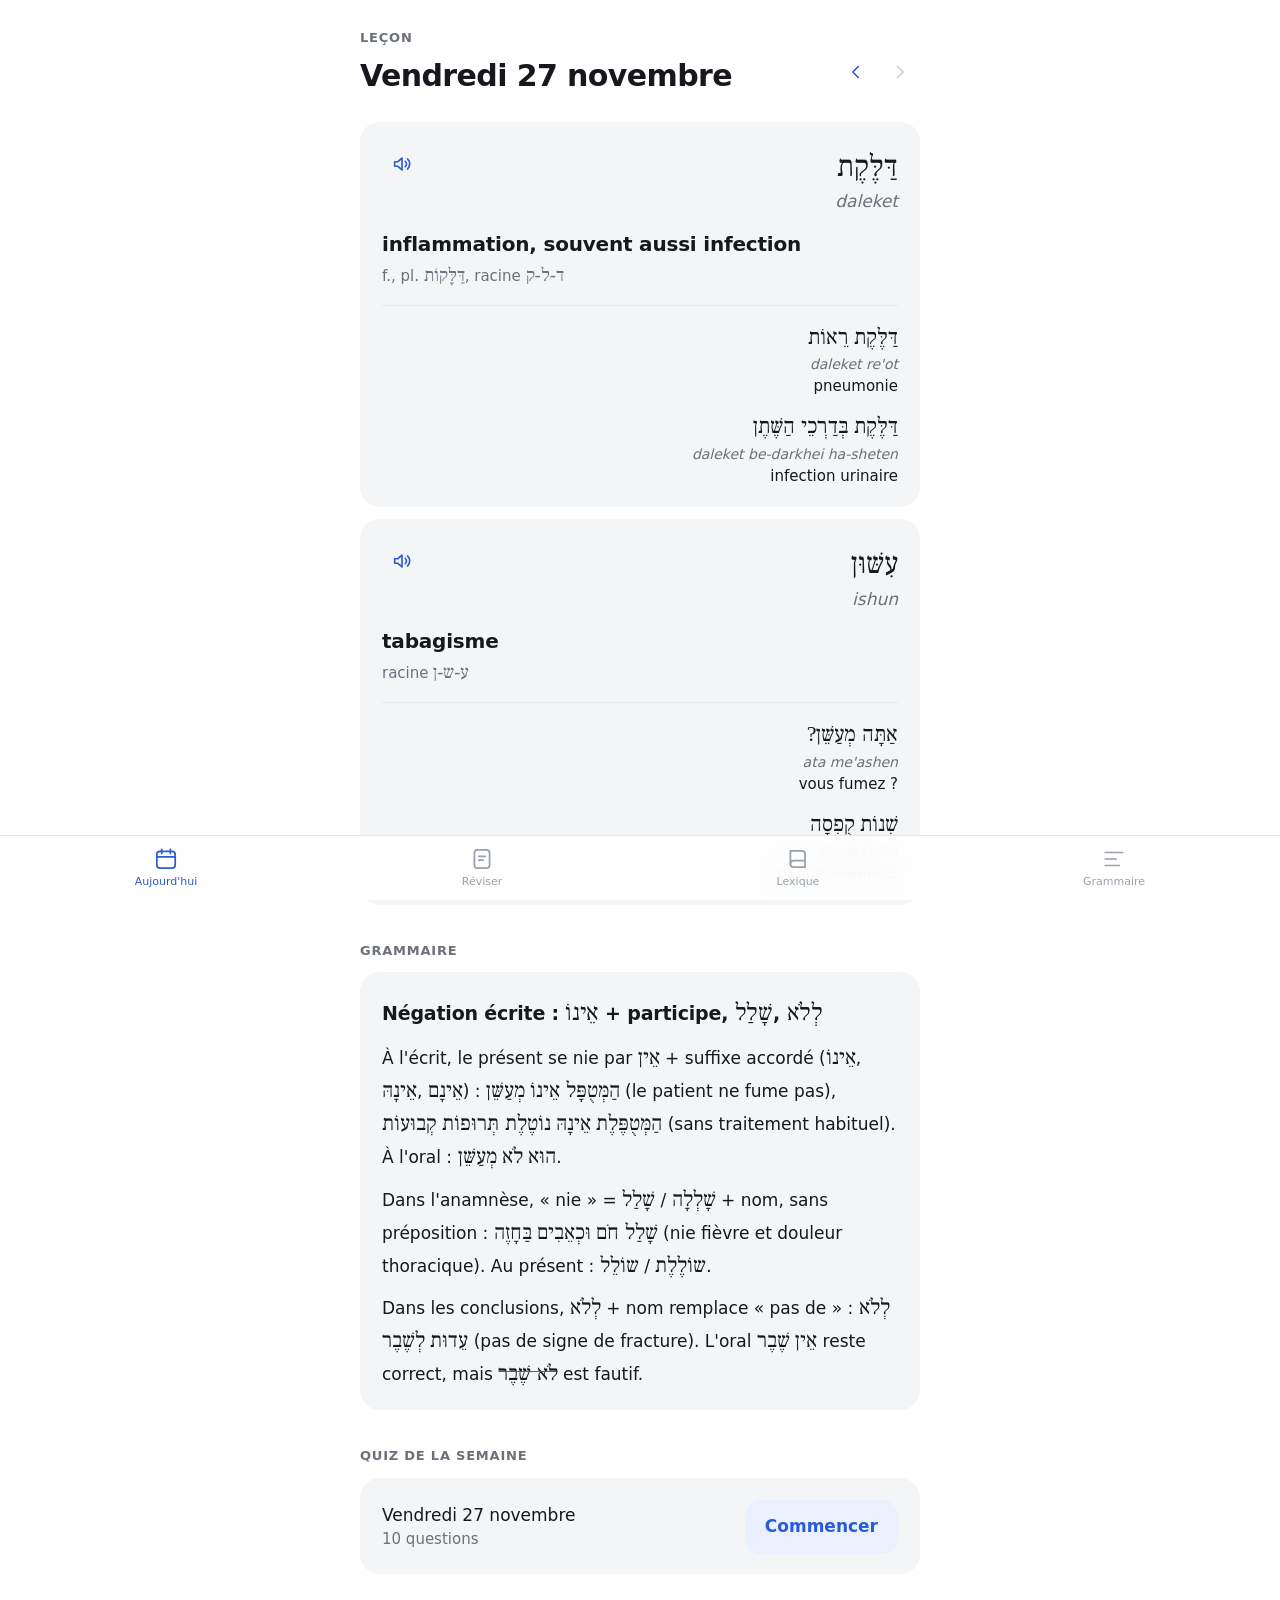
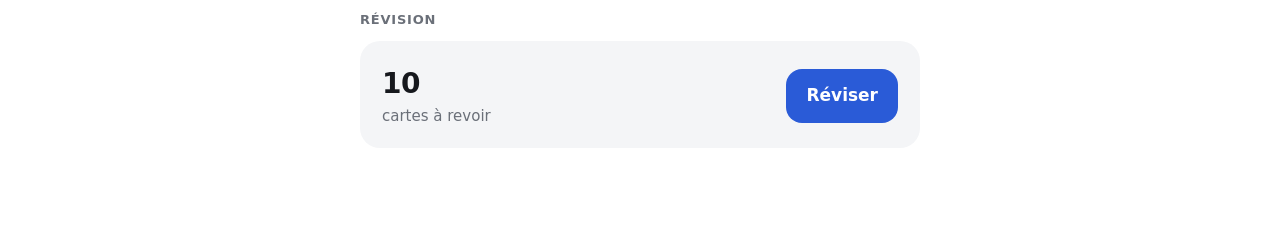
<file: docs/index.html>
<!doctype html>
<html lang="fr">
<head>
<meta charset="utf-8">
<meta name="viewport" content="width=device-width, initial-scale=1, viewport-fit=cover">
<title>Hébreu médical</title>
<meta name="description" content="Leçons quotidiennes d'hébreu médical, révision et quiz.">
<meta name="theme-color" content="#ffffff" media="(prefers-color-scheme: light)">
<meta name="theme-color" content="#000000" media="(prefers-color-scheme: dark)">
<meta name="apple-mobile-web-app-capable" content="yes">
<meta name="mobile-web-app-capable" content="yes">
<meta name="apple-mobile-web-app-status-bar-style" content="default">
<meta name="apple-mobile-web-app-title" content="Hébreu">
<link rel="apple-touch-icon" href="icons/icon-180.png">
<link rel="icon" type="image/png" sizes="192x192" href="icons/icon-192.png">
<link rel="manifest" href="manifest.webmanifest">
<link rel="preload" href="fonts/frank-ruhl-libre-hebrew-400-normal.woff2" as="font" type="font/woff2" crossorigin>
<link rel="stylesheet" href="styles.css">
</head>
<body>
<main id="view" tabindex="-1"></main>

<nav class="tabs" aria-label="Navigation">
  <a href="#/aujourdhui" data-tab="aujourdhui">
    <svg viewBox="0 0 24 24" aria-hidden="true"><rect x="3.5" y="5" width="17" height="15.5" rx="3"/><path d="M3.5 10h17M8 3v4M16 3v4"/></svg>
    <span>Aujourd'hui</span>
  </a>
  <a href="#/reviser" data-tab="reviser">
    <svg viewBox="0 0 24 24" aria-hidden="true"><rect x="5" y="3.5" width="14" height="17" rx="3"/><path d="M9 9.5h6M9 13h4"/></svg>
    <span>Réviser</span>
  </a>
  <a href="#/lexique" data-tab="lexique">
    <svg viewBox="0 0 24 24" aria-hidden="true"><path d="M5 4.5h10.5a3 3 0 0 1 3 3v12H8a3 3 0 0 1-3-3z"/><path d="M5 16.5a3 3 0 0 1 3-3h10.5"/></svg>
    <span>Lexique</span>
  </a>
  <a href="#/grammaire" data-tab="grammaire">
    <svg viewBox="0 0 24 24" aria-hidden="true"><path d="M4 6h16M4 12h10M4 18h13"/></svg>
    <span>Grammaire</span>
  </a>
</nav>

<script src="app.js"></script>
</body>
</html>
</file>
<file: docs/styles.css>
@font-face{font-family:"Frank Ruhl Libre";font-weight:400;font-display:swap;src:url(fonts/frank-ruhl-libre-hebrew-400-normal.woff2) format("woff2");unicode-range:U+0590-05FF,U+FB1D-FB4F}
@font-face{font-family:"Frank Ruhl Libre";font-weight:500;font-display:swap;src:url(fonts/frank-ruhl-libre-hebrew-500-normal.woff2) format("woff2");unicode-range:U+0590-05FF,U+FB1D-FB4F}

:root{
  --bg:#ffffff;
  --surface:#f4f5f7;
  --fg:#16181d;
  --muted:#6b7079;
  --faint:#9aa0a8;
  --line:#e6e8eb;
  --accent:#2a5bd7;
  --accent-soft:#eaf0fd;
  --ok:#1d8a4b;  --ok-soft:#e6f5ec;
  --bad:#c9372c; --bad-soft:#fcebea;
  --tabbar:rgba(255,255,255,.86);
  --he:"Frank Ruhl Libre","Times New Roman",serif;
  --ui:-apple-system,BlinkMacSystemFont,"SF Pro Text","Helvetica Neue",system-ui,sans-serif;
  color-scheme:light;
}
@media (prefers-color-scheme:dark){:root:not([data-theme="light"]){
  --bg:#000000; --surface:#15161a; --fg:#f2f3f5; --muted:#9a9fa8; --faint:#6b7079; --line:#26282d;
  --accent:#7ea2ff; --accent-soft:#16203a;
  --ok:#4cc77e; --ok-soft:#10261a; --bad:#ff7a6e; --bad-soft:#2c1412;
  --tabbar:rgba(10,10,12,.82); color-scheme:dark}}
:root[data-theme="dark"]{
  --bg:#000000; --surface:#15161a; --fg:#f2f3f5; --muted:#9a9fa8; --faint:#6b7079; --line:#26282d;
  --accent:#7ea2ff; --accent-soft:#16203a;
  --ok:#4cc77e; --ok-soft:#10261a; --bad:#ff7a6e; --bad-soft:#2c1412;
  --tabbar:rgba(10,10,12,.82); color-scheme:dark}

*{box-sizing:border-box;-webkit-tap-highlight-color:transparent}
html{-webkit-text-size-adjust:100%;text-size-adjust:100%}
body{margin:0;background:var(--bg);color:var(--fg);font-family:var(--ui);font-size:17px;line-height:1.5;
  -webkit-font-smoothing:antialiased}
button{font:inherit;color:inherit}
a{color:inherit;text-decoration:none}

main{max-width:600px;margin:0 auto;outline:none;
  padding:calc(env(safe-area-inset-top,0px) + 28px) max(20px,env(safe-area-inset-left,0px)) calc(env(safe-area-inset-bottom,0px) + 104px) max(20px,env(safe-area-inset-right,0px))}

/* Hebrew */
.he{font-family:var(--he);direction:rtl;unicode-bidi:isolate;font-weight:400;font-size:1.22em;line-height:1.55}
.he-xl{font-size:44px;line-height:1.35}
.he-lg{font-size:30px;line-height:1.45}

/* Page header */
.eyebrow{font-size:13px;font-weight:600;letter-spacing:.06em;text-transform:uppercase;color:var(--muted);margin:0 0 4px}
h1{font-size:30px;line-height:1.15;font-weight:700;letter-spacing:-.02em;margin:0 0 28px}
h2{font-size:13px;font-weight:600;letter-spacing:.06em;text-transform:uppercase;color:var(--muted);margin:36px 0 12px}
.head-row{display:flex;align-items:flex-end;justify-content:space-between;gap:12px}
.head-row h1{margin-bottom:28px}
.day-nav{display:flex;gap:4px;margin-bottom:30px}

/* Generic */
.card{background:var(--surface);border-radius:20px;padding:22px 22px 20px}
.stack>*+*{margin-top:12px}
.muted{color:var(--muted)}
.small{font-size:15px}
.icon-btn{border:0;background:transparent;width:40px;height:40px;border-radius:999px;display:inline-grid;place-items:center;color:var(--accent);cursor:pointer;flex:none}
.icon-btn:active{background:var(--accent-soft)}
.icon-btn:disabled{color:var(--faint);opacity:.5}
.icon-btn svg{width:22px;height:22px;fill:none;stroke:currentColor;stroke-width:1.8;stroke-linecap:round;stroke-linejoin:round}
.btn{display:flex;align-items:center;justify-content:center;width:100%;min-height:54px;border:0;border-radius:16px;
  background:var(--accent);color:#fff;font-weight:600;font-size:17px;cursor:pointer;padding:0 20px}
.btn:active{opacity:.85}
.btn.secondary{background:var(--accent-soft);color:var(--accent)}
.btn-row{display:grid;grid-template-columns:1fr 1fr;gap:12px}
.btn.bad{background:var(--bad-soft);color:var(--bad)}
.btn.ok{background:var(--ok-soft);color:var(--ok)}
:focus-visible{outline:2px solid var(--accent);outline-offset:2px}

/* Word card */
.word-top{display:flex;align-items:flex-start;justify-content:space-between;gap:8px}
.word-top .he{flex:1;text-align:right}
.tr{font-style:italic;color:var(--muted);margin:2px 0 0;text-align:right}
.fr{font-size:20px;font-weight:600;margin:14px 0 0;letter-spacing:-.01em}
.note{font-size:15px;color:var(--muted);margin:2px 0 0}
.ex{list-style:none;margin:16px 0 0;padding:14px 0 0;border-top:1px solid var(--line);display:flex;flex-direction:column;gap:12px}
.ex li{display:flex;flex-direction:column;text-align:right}
.ex .he{text-align:right;font-size:22px}
.ex .ex-tr{font-size:14px;font-style:italic;color:var(--muted);text-align:right}
.ex .ex-fr{font-size:15px;text-align:right}

/* Grammar */
.gram h3{font-size:19px;font-weight:600;margin:0 0 10px;letter-spacing:-.01em;line-height:1.35}
.gram p{margin:0}
.gram p+p{margin-top:10px}
.gram .he{font-size:1.25em}
s .he,s{text-decoration-color:var(--bad)}

/* Rows (lists) */
.list{list-style:none;margin:0;padding:0;background:var(--surface);border-radius:20px;overflow:hidden}
.list li+li{border-top:1px solid var(--line)}
.row{display:flex;align-items:center;gap:14px;padding:14px 18px;min-height:58px;width:100%;border:0;background:transparent;text-align:left;cursor:pointer}
.row:active{background:var(--line)}
.row .fr-s{flex:1;min-width:0;font-size:16px}
.row .he{font-size:22px;flex:none;max-width:58%;text-align:right}
.chev{width:16px;height:16px;flex:none;fill:none;stroke:var(--faint);stroke-width:2;stroke-linecap:round;stroke-linejoin:round}

/* Search */
.search{width:100%;border:0;background:var(--surface);border-radius:14px;height:46px;padding:0 16px 0 42px;font:inherit;font-size:17px;color:var(--fg);
  background-image:url("data:image/svg+xml,%3Csvg xmlns='http://www.w3.org/2000/svg' viewBox='0 0 24 24' fill='none' stroke='%239aa0a8' stroke-width='2' stroke-linecap='round'%3E%3Ccircle cx='11' cy='11' r='6.5'/%3E%3Cpath d='M16 16l4 4'/%3E%3C/svg%3E");
  background-repeat:no-repeat;background-size:18px;background-position:14px center;-webkit-appearance:none;appearance:none}
.search::placeholder{color:var(--faint)}
.search:focus{outline:2px solid var(--accent);outline-offset:0}

/* Accordion */
details.gram-item{background:var(--surface);border-radius:20px;padding:0 22px}
details.gram-item+details.gram-item{margin-top:10px}
details.gram-item summary{list-style:none;cursor:pointer;padding:18px 0;font-weight:600;font-size:17px;display:flex;align-items:center;gap:12px;line-height:1.35}
details.gram-item summary::-webkit-details-marker{display:none}
details.gram-item summary span{flex:1}
details.gram-item summary .chev{transition:transform .2s}
details.gram-item[open] summary .chev{transform:rotate(90deg)}
details.gram-item .gram-body{padding:0 0 20px}
details.gram-item .gram-body p{margin:0}
details.gram-item .gram-body p+p{margin-top:10px}

/* Stat line */
.stat{display:flex;align-items:center;justify-content:space-between;gap:16px}
.stat b{font-size:28px;font-weight:700;letter-spacing:-.02em;font-variant-numeric:tabular-nums}

/* Segmented */
.seg{display:grid;grid-template-columns:1fr 1fr;background:var(--surface);border-radius:12px;padding:3px;margin-bottom:20px}
.seg button{border:0;background:transparent;border-radius:9px;height:36px;font-size:15px;font-weight:500;color:var(--muted);cursor:pointer}
.seg button[aria-pressed="true"]{background:var(--bg);color:var(--fg);box-shadow:0 1px 3px rgba(0,0,0,.08)}

/* Flashcard */
.flash{min-height:300px;display:flex;flex-direction:column;justify-content:center;text-align:center}
.flash .he-xl{text-align:center}
.flash .tr{text-align:center}
.flash .fr{font-size:24px;margin-top:6px}
.flash .ex{text-align:left}
.progress{height:4px;border-radius:2px;background:var(--line);overflow:hidden;margin-bottom:22px}
.progress i{display:block;height:100%;background:var(--accent);transition:width .25s}

/* Quiz */
.strip{display:grid;grid-template-columns:repeat(10,1fr);gap:4px;margin-bottom:22px}
.strip span{height:4px;border-radius:2px;background:var(--line)}
.strip .cur{background:var(--accent)} .strip .ok{background:var(--ok)} .strip .bad{background:var(--bad)}
.q-prompt{font-size:20px;font-weight:600;margin:0;letter-spacing:-.01em;line-height:1.4}
.q-prompt .he{display:block;text-align:right;font-size:30px;font-weight:400;margin-top:10px}
.opts{display:flex;flex-direction:column;gap:10px;margin-top:20px}
.opt{border:1.5px solid var(--line);background:var(--bg);border-radius:16px;min-height:58px;padding:12px 18px;text-align:left;cursor:pointer;font-size:17px}
.opt.rtl{text-align:right;font-family:var(--he);direction:rtl;font-size:23px;line-height:1.45}
.opt:disabled{cursor:default}
.opt.right{border-color:var(--ok);background:var(--ok-soft)}
.opt.wrong{border-color:var(--bad);background:var(--bad-soft)}
.opt.dim{opacity:.45}
.fb{margin-top:16px;border-radius:16px;padding:14px 18px}
.fb.ok{background:var(--ok-soft)} .fb.bad{background:var(--bad-soft)}
.fb b{color:var(--ok)} .fb.bad b{color:var(--bad)}
.fb p{margin:4px 0 0}
.score{font-size:64px;font-weight:700;letter-spacing:-.03em;margin:0;font-variant-numeric:tabular-nums;line-height:1.1}
.err{padding:16px 0;border-top:1px solid var(--line)}
.err:first-child{border-top:0;padding-top:4px}
.err p{margin:0}
.err .good{color:var(--ok)} .err .yours{color:var(--bad);font-size:15px}

.empty{text-align:center;padding:48px 8px}
.empty p{margin:0}

/* Tab bar */
.tabs{position:fixed;left:0;right:0;bottom:0;display:grid;grid-template-columns:repeat(4,1fr);
  background:var(--tabbar);-webkit-backdrop-filter:saturate(180%) blur(20px);backdrop-filter:saturate(180%) blur(20px);
  border-top:.5px solid var(--line);padding:6px max(8px,env(safe-area-inset-left,0px)) calc(env(safe-area-inset-bottom,0px) + 6px) max(8px,env(safe-area-inset-right,0px))}
.tabs a{display:flex;flex-direction:column;align-items:center;gap:2px;padding:4px 0;color:var(--faint);font-size:11px;font-weight:500}
.tabs svg{width:26px;height:26px;fill:none;stroke:currentColor;stroke-width:1.6;stroke-linecap:round;stroke-linejoin:round}
.tabs a[aria-current="page"]{color:var(--accent)}

.back{display:inline-flex;align-items:center;gap:4px;color:var(--accent);font-size:17px;margin:-6px 0 18px -4px;border:0;background:none;cursor:pointer;padding:4px}
.back svg{width:20px;height:20px;fill:none;stroke:currentColor;stroke-width:2.2;stroke-linecap:round;stroke-linejoin:round}

/* Sync */
.sync-ok{color:var(--ok)} .sync-err{color:var(--bad)} .sync-off{color:var(--faint)}
a.icon-btn.sync-ok,a.icon-btn.sync-err,a.icon-btn.sync-off{color:inherit}
a.icon-btn.sync-ok svg{stroke:var(--ok)} a.icon-btn.sync-err svg{stroke:var(--bad)} a.icon-btn.sync-off svg{stroke:var(--faint)}
.field{display:flex;flex-direction:column;gap:6px}
.field span{font-size:13px;font-weight:600;letter-spacing:.04em;text-transform:uppercase;color:var(--muted)}
.field input{border:0;background:var(--surface);border-radius:14px;height:50px;padding:0 16px;font:inherit;font-size:17px;color:var(--fg);-webkit-appearance:none;appearance:none}
.field input:focus{outline:2px solid var(--accent);outline-offset:0}

@media (prefers-reduced-motion:reduce){*{transition:none!important}}
</file>
